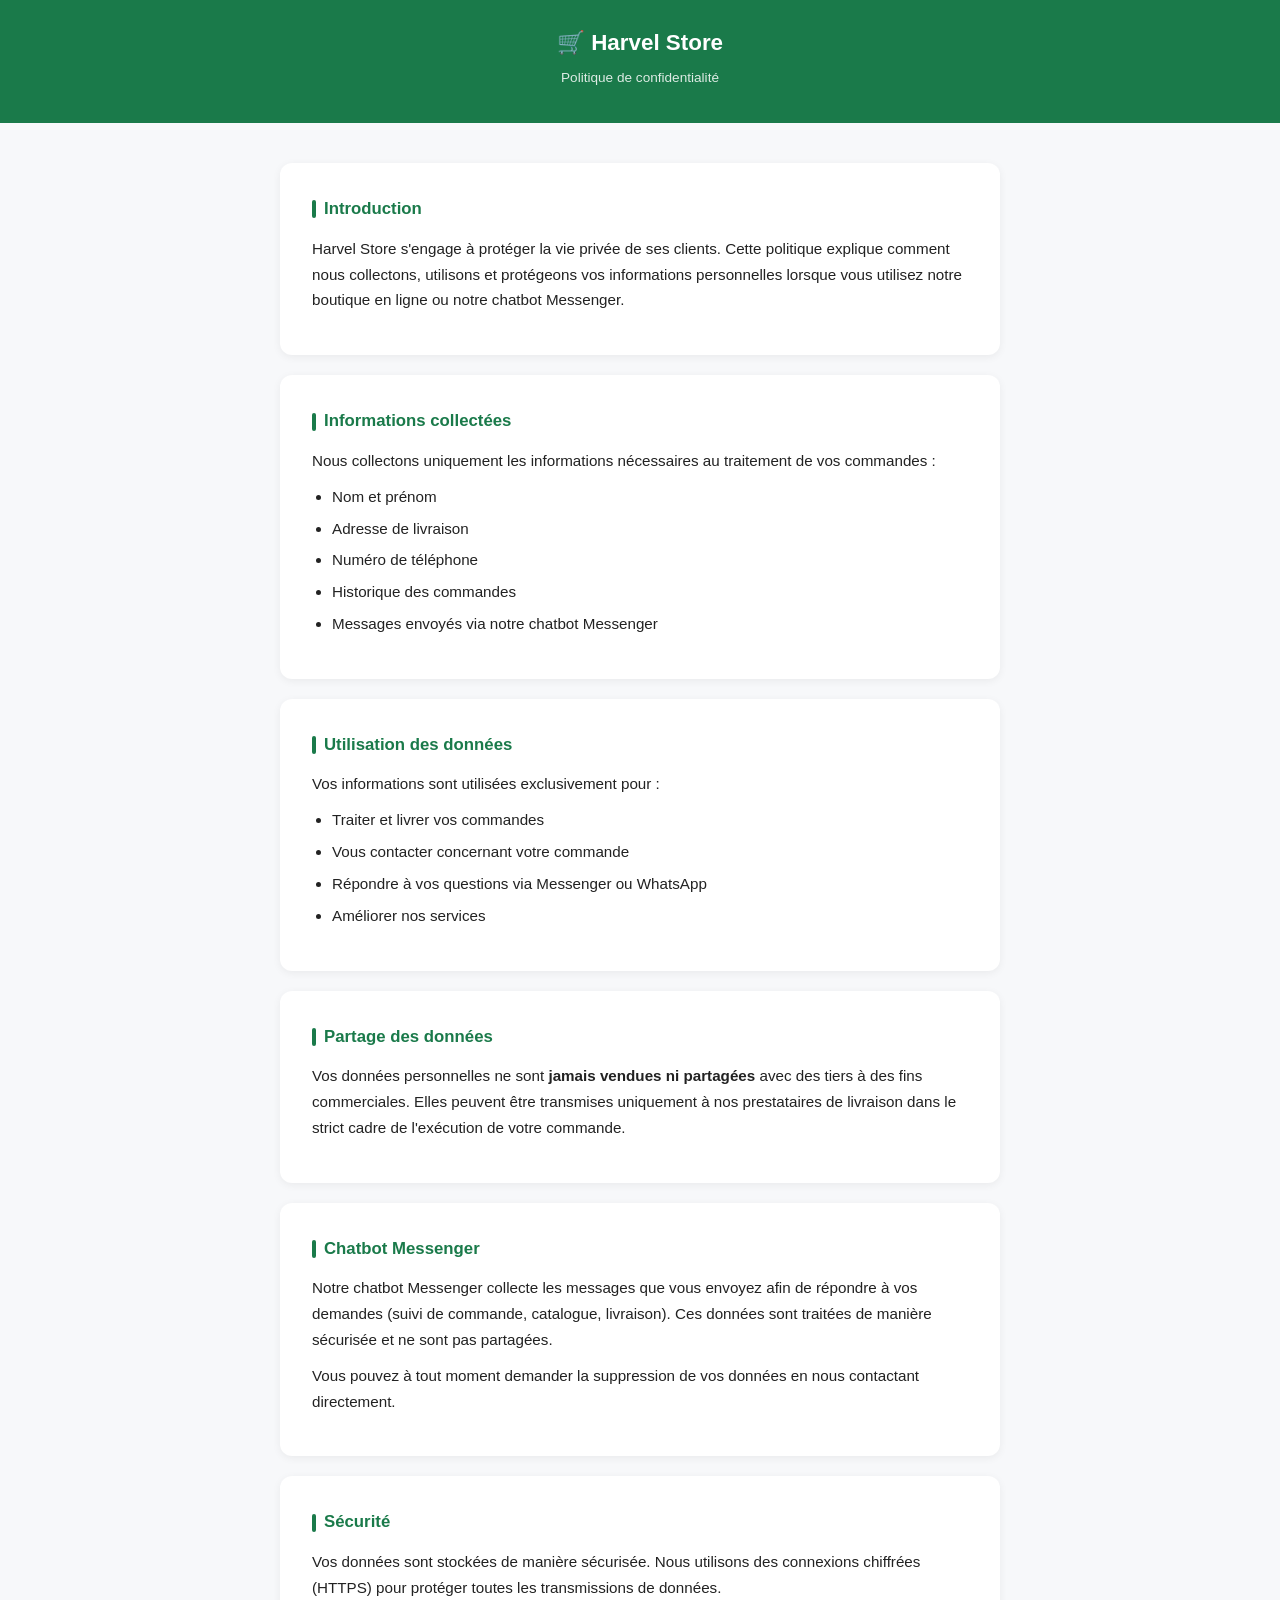
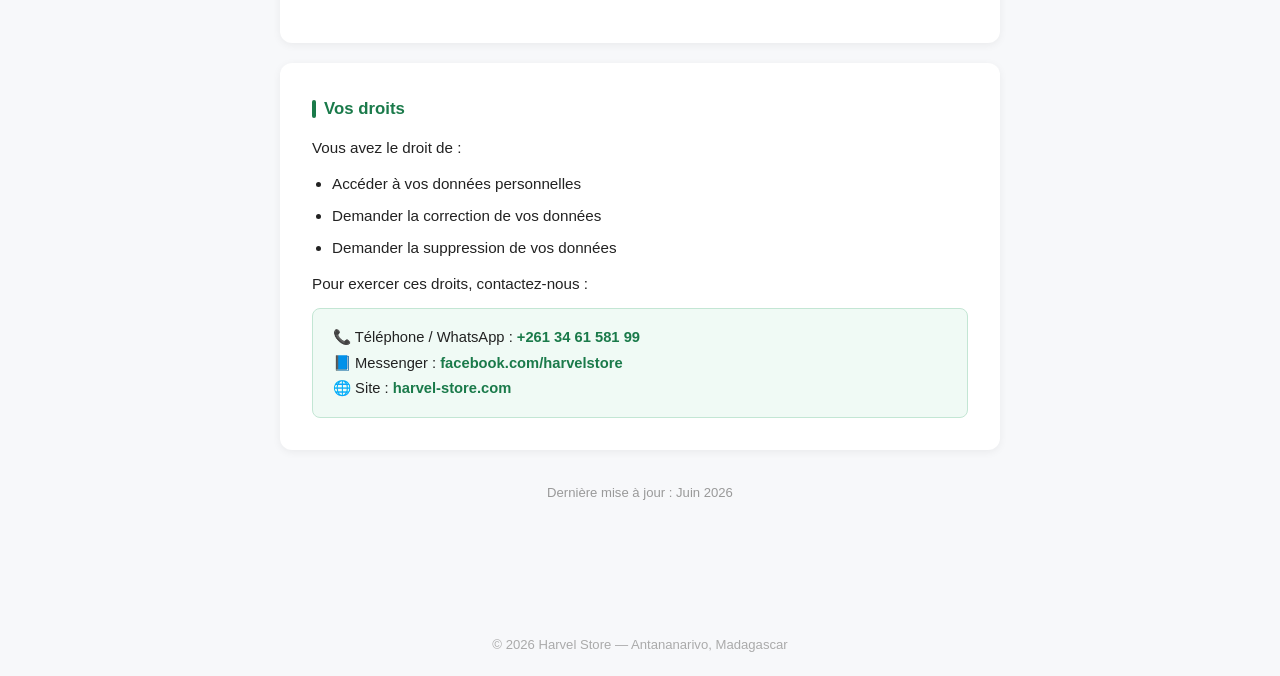
<file: privacy.html>
<!DOCTYPE html>
<html lang="fr">
<head>
  <meta charset="UTF-8" />
  <meta name="viewport" content="width=device-width, initial-scale=1.0" />
  <title>Politique de confidentialité — Harvel Store</title>
  <style>
    * { margin: 0; padding: 0; box-sizing: border-box; }

    body {
      font-family: 'Segoe UI', Arial, sans-serif;
      background: #f7f8fa;
      color: #222;
      line-height: 1.7;
    }

    header {
      background: #1a7a4a;
      color: white;
      padding: 24px 0;
      text-align: center;
    }

    header img {
      height: 48px;
      margin-bottom: 8px;
    }

    header h1 {
      font-size: 1.4rem;
      font-weight: 600;
    }

    header p {
      font-size: 0.85rem;
      opacity: 0.85;
      margin-top: 4px;
    }

    main {
      max-width: 760px;
      margin: 40px auto;
      padding: 0 20px 60px;
    }

    .card {
      background: white;
      border-radius: 12px;
      padding: 32px;
      margin-bottom: 20px;
      box-shadow: 0 2px 8px rgba(0,0,0,0.06);
    }

    h2 {
      font-size: 1.05rem;
      color: #1a7a4a;
      margin-bottom: 12px;
      display: flex;
      align-items: center;
      gap: 8px;
    }

    h2::before {
      content: '';
      display: inline-block;
      width: 4px;
      height: 18px;
      background: #1a7a4a;
      border-radius: 2px;
    }

    p { margin-bottom: 10px; font-size: 0.95rem; }

    ul {
      padding-left: 20px;
      margin-bottom: 10px;
      font-size: 0.95rem;
    }

    ul li { margin-bottom: 6px; }

    .contact-box {
      background: #f0faf5;
      border: 1px solid #c3e6d4;
      border-radius: 8px;
      padding: 16px 20px;
      margin-top: 12px;
      font-size: 0.92rem;
    }

    .contact-box a {
      color: #1a7a4a;
      text-decoration: none;
      font-weight: 600;
    }

    .updated {
      text-align: center;
      font-size: 0.82rem;
      color: #999;
      margin-top: 32px;
    }

    footer {
      text-align: center;
      padding: 20px;
      font-size: 0.82rem;
      color: #aaa;
    }
  </style>
</head>
<body>

<header>
  <h1>🛒 Harvel Store</h1>
  <p>Politique de confidentialité</p>
</header>

<main>

  <div class="card">
    <h2>Introduction</h2>
    <p>
      Harvel Store s'engage à protéger la vie privée de ses clients.
      Cette politique explique comment nous collectons, utilisons et protégeons
      vos informations personnelles lorsque vous utilisez notre boutique en ligne
      ou notre chatbot Messenger.
    </p>
  </div>

  <div class="card">
    <h2>Informations collectées</h2>
    <p>Nous collectons uniquement les informations nécessaires au traitement de vos commandes :</p>
    <ul>
      <li>Nom et prénom</li>
      <li>Adresse de livraison</li>
      <li>Numéro de téléphone</li>
      <li>Historique des commandes</li>
      <li>Messages envoyés via notre chatbot Messenger</li>
    </ul>
  </div>

  <div class="card">
    <h2>Utilisation des données</h2>
    <p>Vos informations sont utilisées exclusivement pour :</p>
    <ul>
      <li>Traiter et livrer vos commandes</li>
      <li>Vous contacter concernant votre commande</li>
      <li>Répondre à vos questions via Messenger ou WhatsApp</li>
      <li>Améliorer nos services</li>
    </ul>
  </div>

  <div class="card">
    <h2>Partage des données</h2>
    <p>
      Vos données personnelles ne sont <strong>jamais vendues ni partagées</strong>
      avec des tiers à des fins commerciales.
      Elles peuvent être transmises uniquement à nos prestataires de livraison
      dans le strict cadre de l'exécution de votre commande.
    </p>
  </div>

  <div class="card">
    <h2>Chatbot Messenger</h2>
    <p>
      Notre chatbot Messenger collecte les messages que vous envoyez
      afin de répondre à vos demandes (suivi de commande, catalogue, livraison).
      Ces données sont traitées de manière sécurisée et ne sont pas partagées.
    </p>
    <p>
      Vous pouvez à tout moment demander la suppression de vos données
      en nous contactant directement.
    </p>
  </div>

  <div class="card">
    <h2>Sécurité</h2>
    <p>
      Vos données sont stockées de manière sécurisée.
      Nous utilisons des connexions chiffrées (HTTPS) pour protéger
      toutes les transmissions de données.
    </p>
  </div>

  <div class="card">
    <h2>Vos droits</h2>
    <p>Vous avez le droit de :</p>
    <ul>
      <li>Accéder à vos données personnelles</li>
      <li>Demander la correction de vos données</li>
      <li>Demander la suppression de vos données</li>
    </ul>
    <p>Pour exercer ces droits, contactez-nous :</p>
    <div class="contact-box">
      📞 Téléphone / WhatsApp : <a href="https://wa.me/261346158199">+261 34 61 581 99</a><br/>
      📘 Messenger : <a href="https://www.facebook.com/harvelstore" target="_blank">facebook.com/harvelstore</a><br/>
      🌐 Site : <a href="https://harvel-store.com" target="_blank">harvel-store.com</a>
    </div>
  </div>

  <p class="updated">Dernière mise à jour : Juin 2026</p>

</main>

<footer>
  © 2026 Harvel Store — Antananarivo, Madagascar
</footer>

</body>
</html>
</file>
